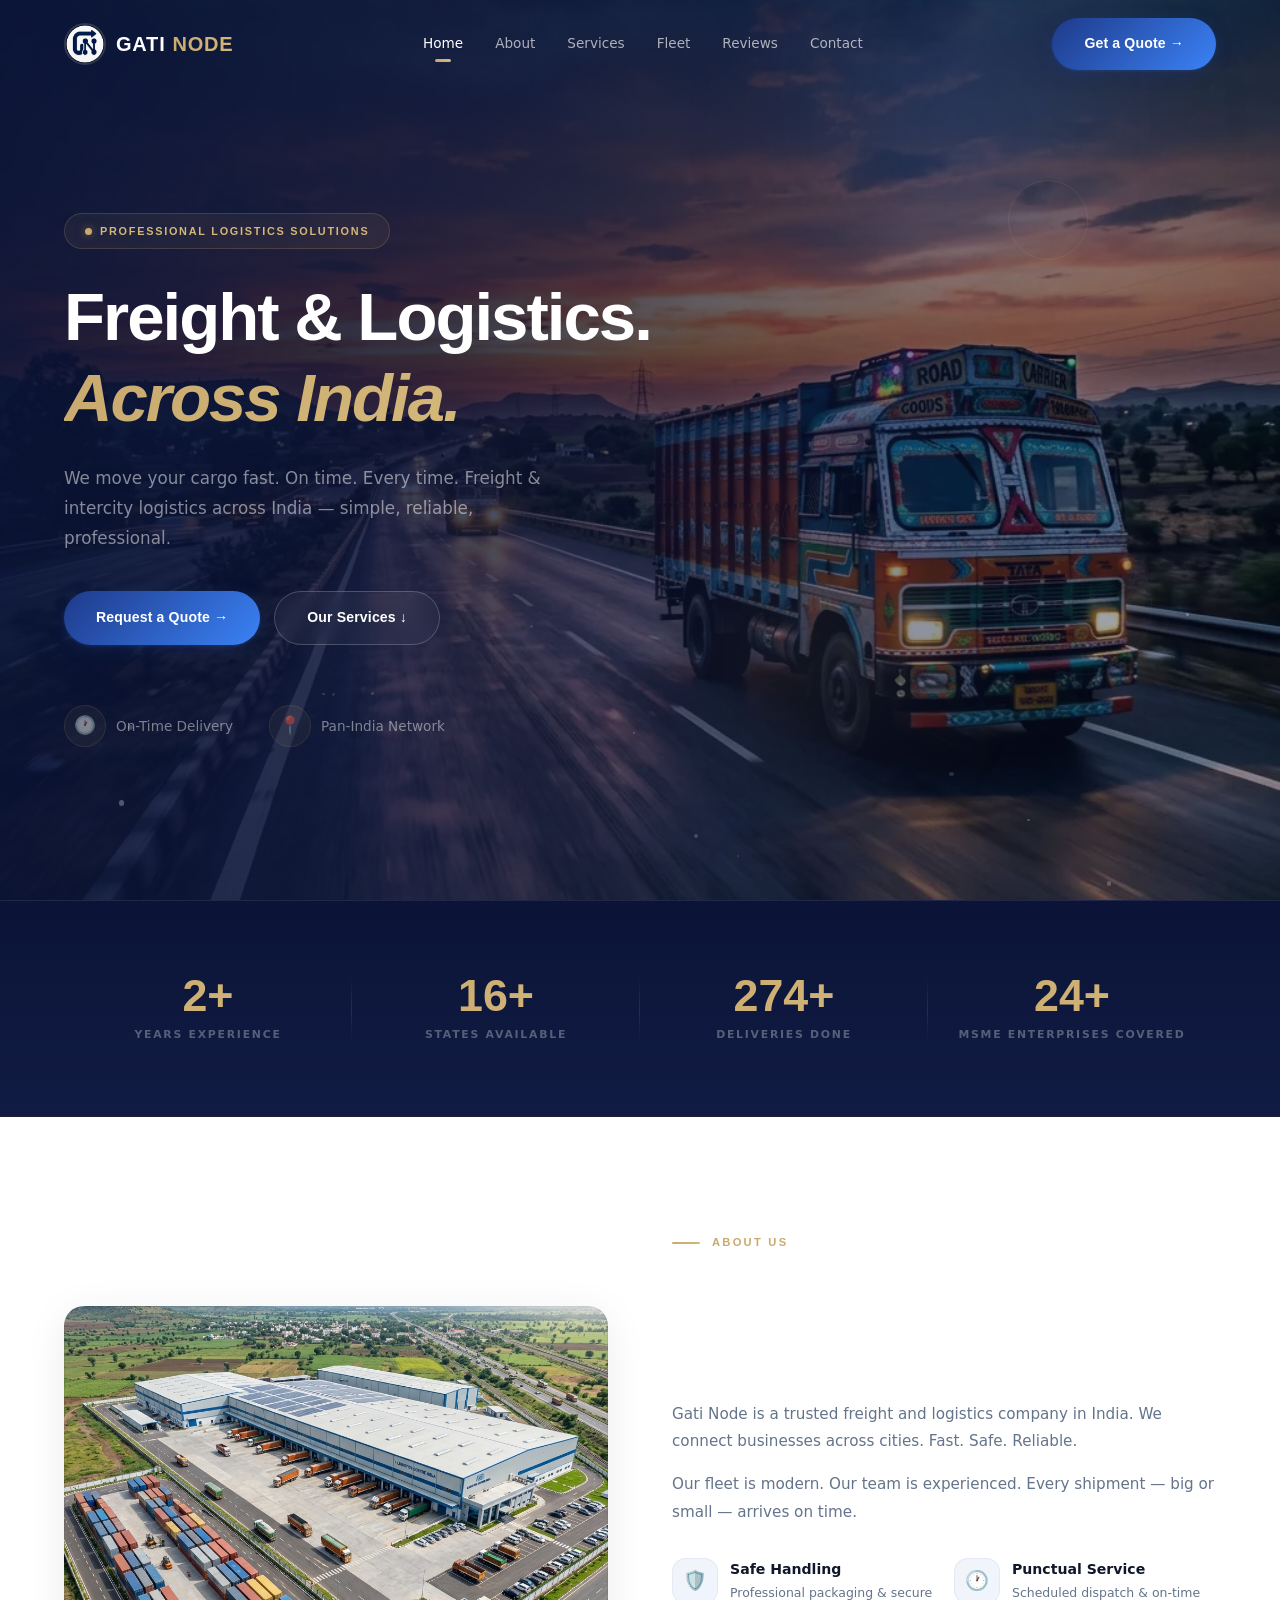
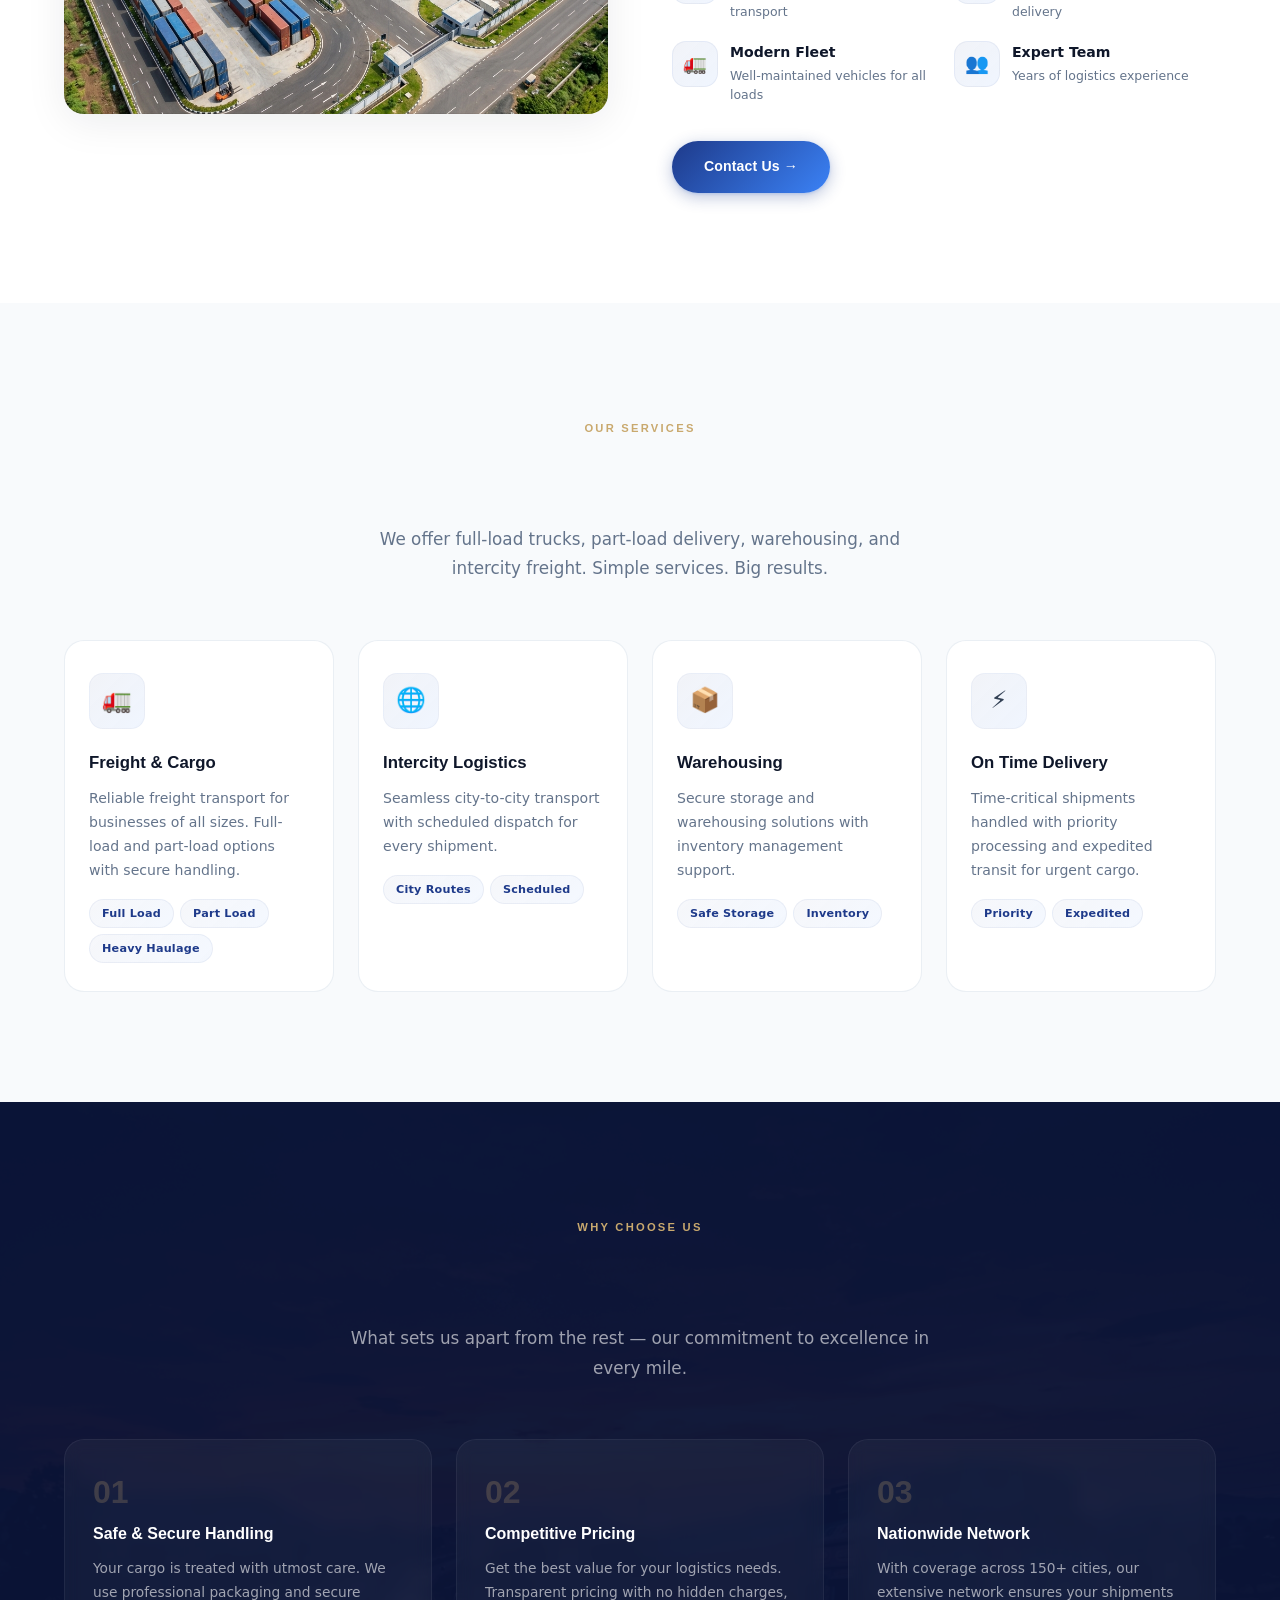
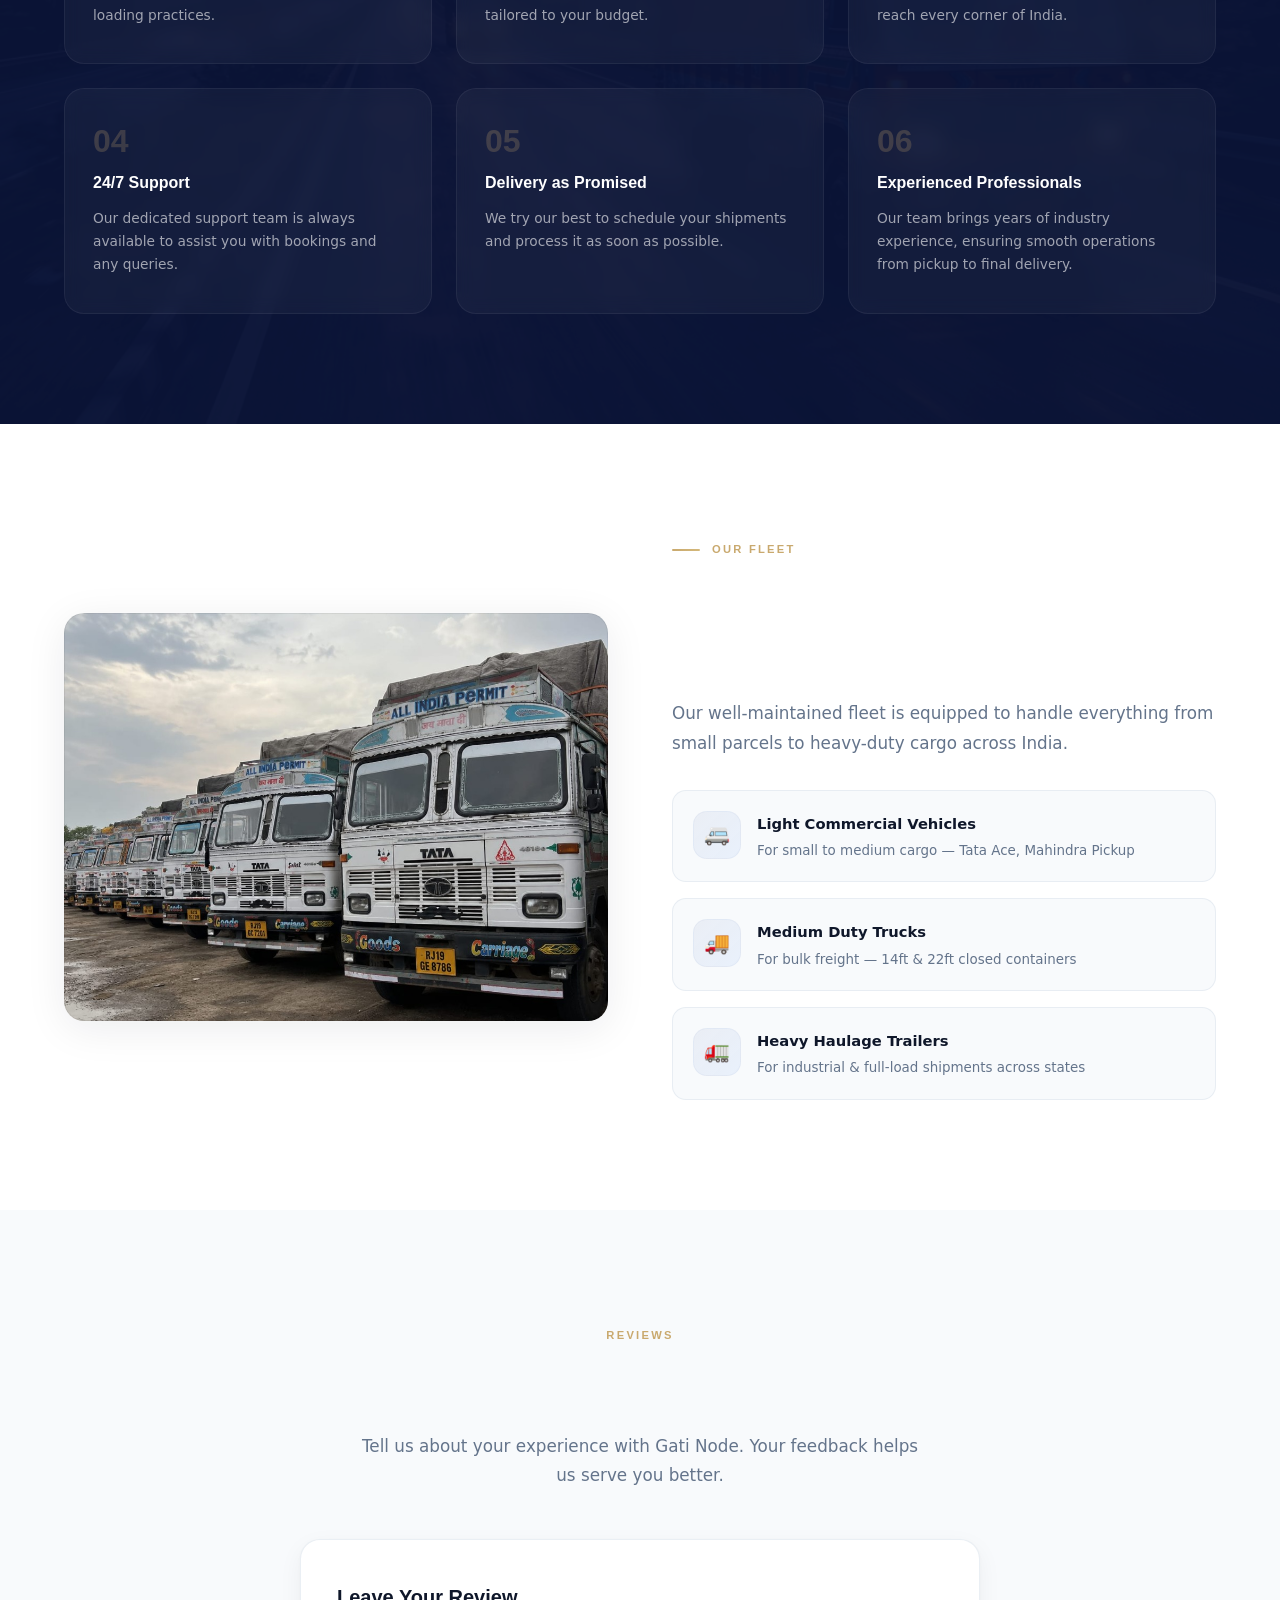
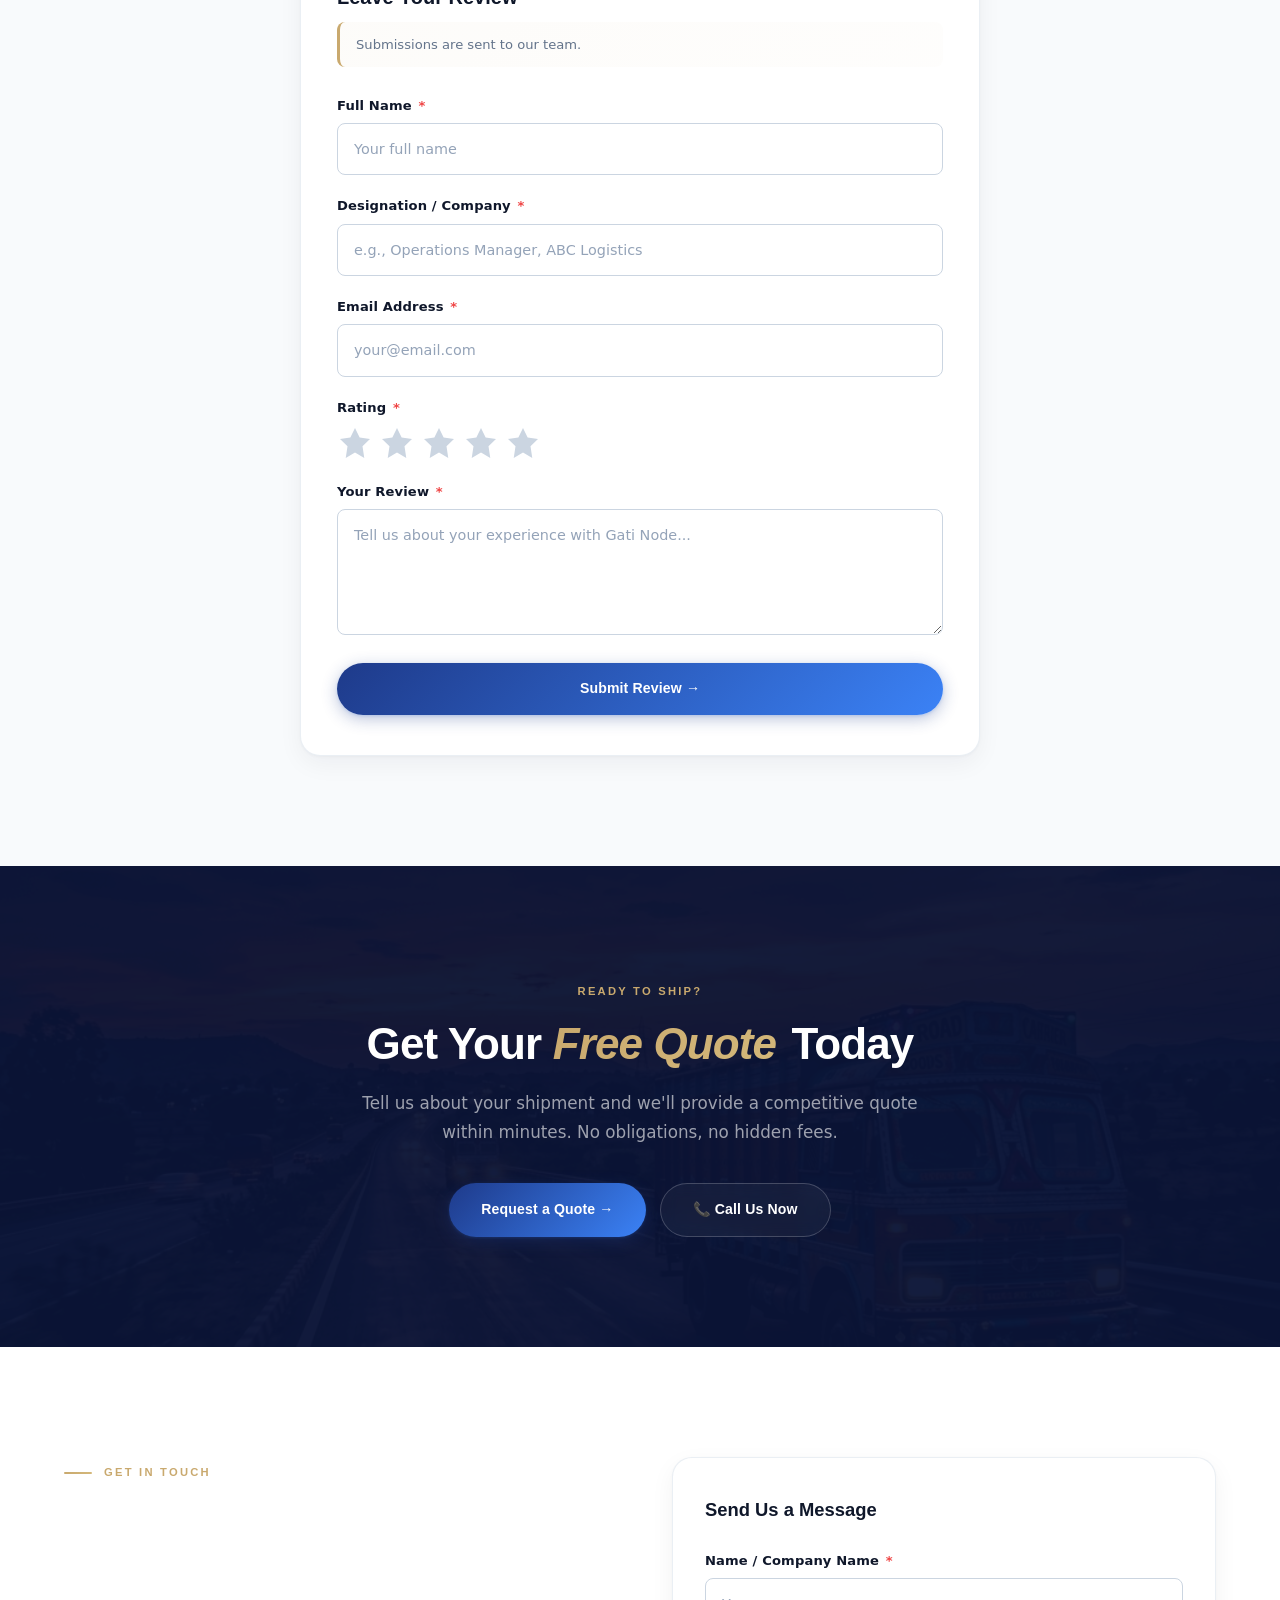
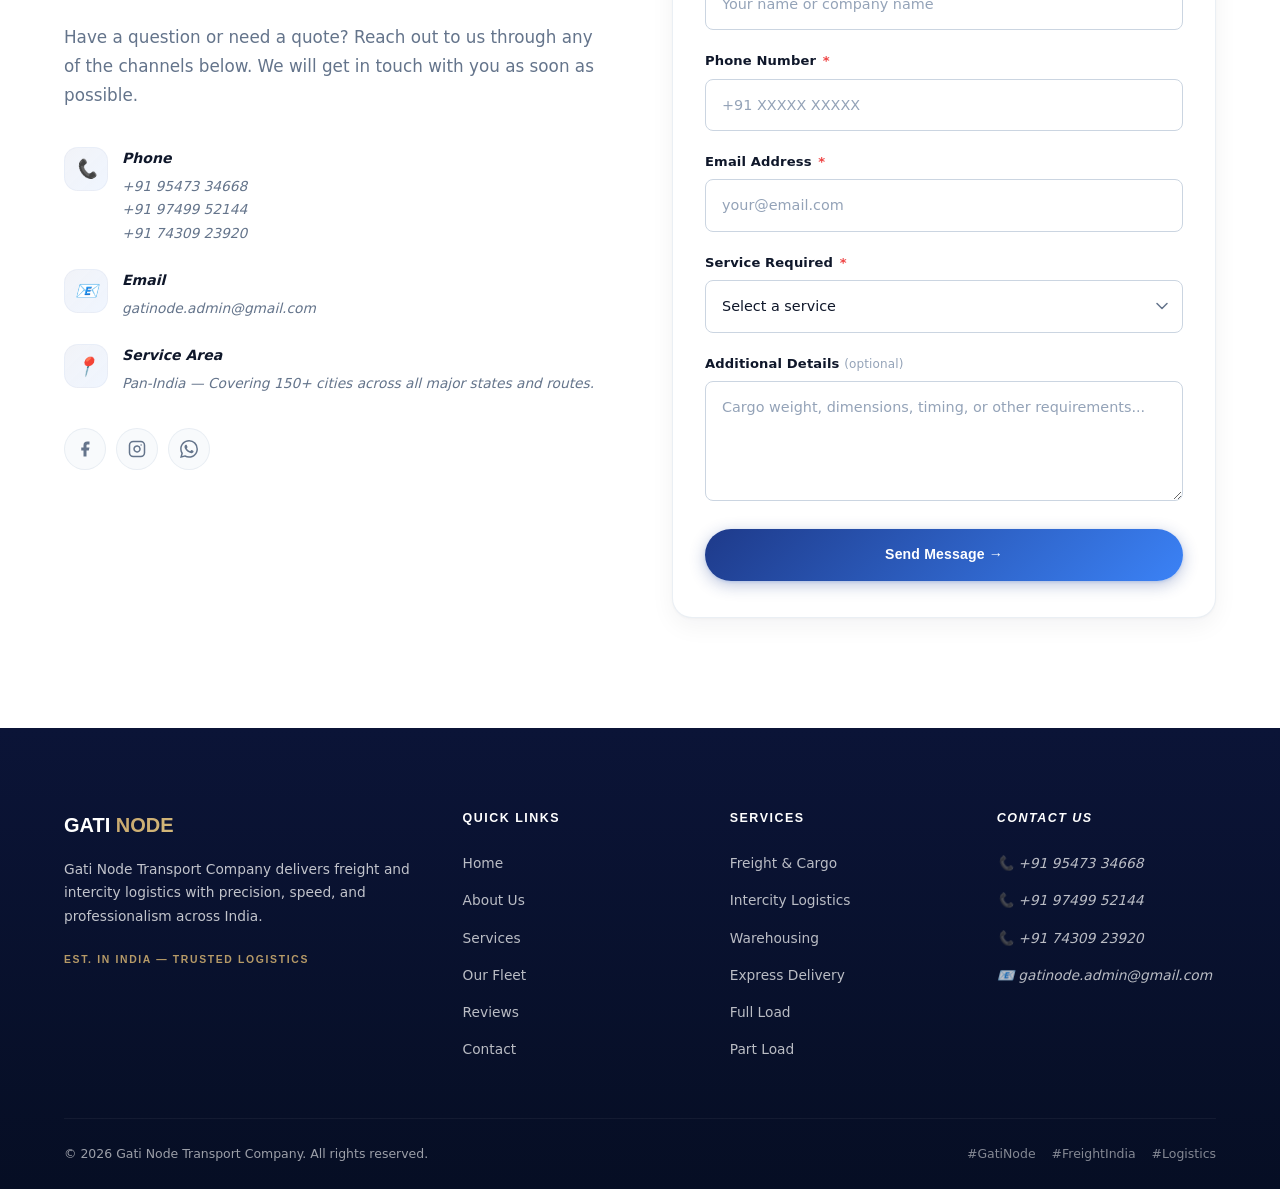
<file: index.html>
<!DOCTYPE html>
<html lang="en" dir="ltr">
<head>
  <!-- ===================== CHARSET & VIEWPORT ===================== -->
  <meta charset="UTF-8">
  <meta name="viewport" content="width=device-width, initial-scale=1.0, viewport-fit=cover">
  <meta http-equiv="X-UA-Compatible" content="IE=edge">
  <meta name="google-site-verification" content="p_BudP_ytTOtejxHywR1UXjMhnW09RR1CL-DG5ilmh8">

  <!-- ===================== SECURITY META TAGS ===================== -->
  <meta http-equiv="X-Content-Type-Options" content="nosniff">
  <meta http-equiv="X-Frame-Options" content="DENY">
  <meta http-equiv="Referrer-Policy" content="strict-origin-when-cross-origin">
  <meta http-equiv="Permissions-Policy" content="camera=(), microphone=(), geolocation=(), payment=(), usb=(), bluetooth=(), serial=(), hid=()">
  <meta http-equiv="Strict-Transport-Security" content="max-age=31536000; includeSubDomains">
  <meta http-equiv="Content-Security-Policy" content="default-src 'self'; script-src 'self'; style-src 'self' 'unsafe-inline' https://fonts.googleapis.com; font-src https://fonts.gstatic.com; img-src 'self' data: https:; connect-src 'self' https://api.web3forms.com; frame-ancestors 'none'; base-uri 'self'; form-action 'self' https://api.web3forms.com; object-src 'none';">

  <!-- ===================== PRIMARY SEO ===================== -->
  <title>Gati Node: Freight &amp; Intercity Logistics in India</title>
  <meta name="description" content="Gati Node provides reliable freight transport, warehousing, and express intercity logistics across India. Get a free quote for on-time delivery today.">
  <meta name="keywords" content="freight transport India, intercity logistics, cargo transport, full load trucking, part load delivery, warehousing India, express cargo, logistics company India, Gati Node, truck transport">
  <meta name="author" content="Gati Node Transport Company">
  <meta name="robots" content="index, follow, max-snippet:-1, max-image-preview:large, max-video-preview:-1">
  <meta name="theme-color" content="#0B1437">
  <link rel="canonical" href="https://gatinode.in/">
  <link rel="sitemap" type="application/xml" href="/sitemap.xml">

  <!-- ===================== OPEN GRAPH (Social Sharing) ===================== -->
  <meta property="og:type" content="website">
  <meta property="og:site_name" content="Gati Node Transport Company">
  <meta property="og:title" content="Gati Node Transport | Freight &amp; Logistics Across India">
  <meta property="og:description" content="Freight and intercity logistics with precision, speed, and professionalism. Serving 150+ cities pan-India. Get your free quote today.">
  <meta property="og:image" content="https://gatinode.in/hero-bg.png">
  <meta property="og:image:alt" content="Gati Node Transport — Freight truck on Indian highway">
  <meta property="og:image:width" content="1200">
  <meta property="og:image:height" content="630">
  <meta property="og:url" content="https://gatinode.in/">
  <meta property="og:locale" content="en_IN">

  <!-- ===================== TWITTER CARD ===================== -->
  <meta name="twitter:card" content="summary_large_image">
  <meta name="twitter:title" content="Gati Node Transport | Freight &amp; Logistics Across India">
  <meta name="twitter:description" content="Freight and intercity logistics across 150+ cities in India. On-time, every time.">
  <meta name="twitter:image" content="https://gatinode.in/hero-bg.png">

  <!-- ===================== FAVICON ===================== -->
  <link rel="icon" href="logo-v2.png" type="image/png">
  <link rel="apple-touch-icon" href="logo-v2.png">

  <!-- ===================== PRECONNECT ===================== -->
  <link rel="preconnect" href="https://fonts.googleapis.com">
  <link rel="preconnect" href="https://fonts.gstatic.com" crossorigin>

  <!-- ===================== STYLESHEET ===================== -->
  <link rel="stylesheet" href="style.css">

  <!-- ===================== JSON-LD STRUCTURED DATA ===================== -->
  <script type="application/ld+json">
  {
    "@context": "https://schema.org",
    "@graph": [
      {
        "@type": "LocalBusiness",
        "@id": "https://gatinode.in/#business",
        "name": "Gati Node Transport Company",
        "alternateName": "Gati Node",
        "description": "Freight and intercity logistics services across India. Full load, part load, warehousing, and on-time delivery across 150+ cities.",
        "url": "https://gatinode.in",
        "logo": "https://gatinode.in/logo-v2.png",
        "image": "https://gatinode.in/hero-bg.png",
        "email": "gatinode.admin@gmail.com",
        "telephone": ["+91-9547334668", "+91-9749952144", "+91-7430923920"],
        "priceRange": "₹₹",
        "currenciesAccepted": "INR",
        "paymentAccepted": "Cash, Bank Transfer, UPI",
        "address": {
          "@type": "PostalAddress",
          "addressCountry": "IN"
        },
        "areaServed": {
          "@type": "Country",
          "name": "India"
        },
        "hasOfferCatalog": {
          "@type": "OfferCatalog",
          "name": "Logistics Services",
          "itemListElement": [
            {"@type": "Offer", "itemOffered": {"@type": "Service", "name": "Freight & Cargo Transport"}},
            {"@type": "Offer", "itemOffered": {"@type": "Service", "name": "Intercity Logistics"}},
            {"@type": "Offer", "itemOffered": {"@type": "Service", "name": "Warehousing"}},
            {"@type": "Offer", "itemOffered": {"@type": "Service", "name": "On Time Delivery"}},
            {"@type": "Offer", "itemOffered": {"@type": "Service", "name": "Full Load Transport"}},
            {"@type": "Offer", "itemOffered": {"@type": "Service", "name": "Part Load Transport"}}
          ]
        },
        "sameAs": [
          "https://www.facebook.com/share/1Cr6pcSrV7/",
          "https://www.instagram.com/gatinode.in",
          "https://whatsapp.com/channel/0029VbCRiN82Jl85RyhdTy3d"
        ]
      },
      {
        "@type": "WebSite",
        "@id": "https://gatinode.in/#website",
        "url": "https://gatinode.in",
        "name": "Gati Node Transport Company",
        "description": "Freight & Intercity Logistics Across India",
        "publisher": {"@id": "https://gatinode.in/#business"},
        "potentialAction": {
          "@type": "SearchAction",
          "target": "https://gatinode.in/#contact",
          "query-input": "required name=search_term_string"
        }
      },
      {
        "@type": "FAQPage",
        "mainEntity": [
          {
            "@type": "Question",
            "name": "What services does Gati Node offer?",
            "acceptedAnswer": {
              "@type": "Answer",
              "text": "Gati Node offers freight and cargo transport, intercity logistics, warehousing, on-time delivery, full load and part load trucking across 150+ cities in India."
            }
          },
          {
            "@type": "Question",
            "name": "How can I get a freight quote from Gati Node?",
            "acceptedAnswer": {
              "@type": "Answer",
              "text": "You can get a free quote by calling +91 95473 34668, emailing gatinode.admin@gmail.com, or filling out the contact form on our website."
            }
          },
          {
            "@type": "Question",
            "name": "Which cities does Gati Node cover?",
            "acceptedAnswer": {
              "@type": "Answer",
              "text": "Gati Node covers 150+ cities across all major states in India, offering pan-India freight and logistics services."
            }
          },
          {
            "@type": "Question",
            "name": "Does Gati Node offer part load transport?",
            "acceptedAnswer": {
              "@type": "Answer",
              "text": "Yes, Gati Node offers both full load and part load transport options for businesses of all sizes across India."
            }
          }
        ]
      }
    ]
  }
  </script>
</head>

<body>

<!-- ===================== HEADER / NAVIGATION ===================== -->
<header role="banner">
  <nav class="navbar" id="navbar" role="navigation" aria-label="Main navigation">
    <div class="container">
      <a href="#home" class="nav-logo" aria-label="Gati Node Transport — Go to homepage">
        <img src="logo-v2.png" alt="Gati Node Logo" width="42" height="42" loading="eager">
        <span><span class="gati">GATI</span> <span class="node">NODE</span></span>
      </a>
      <div class="nav-links" id="navLinks" role="menubar">
        <a href="#home" class="active" role="menuitem">Home</a>
        <a href="#about" role="menuitem">About</a>
        <a href="#services" role="menuitem">Services</a>
        <a href="#fleet" role="menuitem">Fleet</a>
        <a href="#reviews" role="menuitem">Reviews</a>
        <a href="#contact" role="menuitem">Contact</a>
      </div>
      <a href="#contact" class="btn btn-primary nav-cta">Get a Quote →</a>
      <button class="hamburger" id="hamburger" aria-label="Toggle mobile menu" aria-expanded="false" aria-controls="mobileNav">
        <span></span><span></span><span></span>
      </button>
    </div>
  </nav>

  <!-- Mobile Nav -->
  <nav class="mobile-nav" id="mobileNav" aria-label="Mobile navigation" aria-hidden="true">
    <a href="#home">Home</a>
    <a href="#about">About</a>
    <a href="#services">Services</a>
    <a href="#fleet">Fleet</a>
    <a href="#reviews">Reviews</a>
    <a href="#contact">Contact</a>
    <a href="#contact" class="btn btn-primary mobile-nav-cta">Get a Quote →</a>
  </nav>
</header>

<!-- ===================== MAIN CONTENT ===================== -->
<main id="main-content" role="main">

  <!-- ===================== HERO ===================== -->
  <section class="hero" id="home" aria-label="Hero section — Gati Node Transport">
    <div class="hero-bg" aria-hidden="true">
      <picture>
        <source srcset="hero-bg.webp" type="image/webp">
        <img src="hero-bg.png" alt="Gati Node freight truck on Indian highway" width="1920" height="1080" fetchpriority="high" decoding="async">
      </picture>
    </div>
    <div class="hero-overlay" aria-hidden="true"></div>
    <div class="hero-orbs" aria-hidden="true">
      <div class="orb orb-1"></div>
      <div class="orb orb-2"></div>
      <div class="orb orb-3"></div>
    </div>
    <div class="hero-shapes" aria-hidden="true">
      <div class="shape shape-1"></div>
      <div class="shape shape-2"></div>
      <div class="shape shape-3"></div>
    </div>
    <div class="hero-particles" id="heroParticles" aria-hidden="true"></div>
    <div class="container">
      <div class="hero-content">
        <div class="hero-badge fade-up" aria-label="Professional Logistics Solutions">
          <span class="dot" aria-hidden="true"></span>
          PROFESSIONAL LOGISTICS SOLUTIONS
        </div>
        <h1 class="hero-title fade-up stagger-1">
          Freight &amp; Logistics.<br><em>Across India.</em>
        </h1>
        <p class="hero-sub fade-up stagger-2">
          We move your cargo fast. On time. Every time. Freight &amp; intercity logistics across India — simple, reliable, professional.
        </p>
        <div class="hero-buttons fade-up stagger-3">
          <a href="#contact" class="btn btn-primary">Request a Quote →</a>
          <a href="#services" class="btn btn-outline">Our Services ↓</a>
        </div>
        <div class="hero-trust fade-up stagger-4">
          <div class="trust-item">
            <span class="trust-icon" aria-hidden="true">🕐</span>
            On-Time Delivery
          </div>
          <div class="trust-item">
            <span class="trust-icon" aria-hidden="true">📍</span>
            Pan-India Network
          </div>
        </div>
      </div>
    </div>
  </section>

  <!-- ===================== STATS ===================== -->
  <section class="stats" id="stats" aria-label="Company statistics">
    <div class="container">
      <div class="stats-grid">
        <div class="stat-item fade-up">
          <div class="stat-number" data-target="3" aria-label="3+ Years Experience">0+</div>
          <div class="stat-label">Years Experience</div>
        </div>
        <div class="stat-item fade-up stagger-1">
          <div class="stat-number" data-target="20" aria-label="20+ States Available">0+</div>
          <div class="stat-label">States Available</div>
        </div>
        <div class="stat-item fade-up stagger-2">
          <div class="stat-number" data-target="350" aria-label="350+ Deliveries Done">0+</div>
          <div class="stat-label">Deliveries Done</div>
        </div>
        <div class="stat-item fade-up stagger-3">
          <div class="stat-number" data-target="30" aria-label="30+ MSME Enterprises">0+</div>
          <div class="stat-label">MSME Enterprises Covered</div>
        </div>
      </div>
    </div>
  </section>

  <!-- ===================== ABOUT ===================== -->
  <section class="section-pad bg-white" id="about" aria-labelledby="about-heading">
    <div class="container">
      <div class="about-grid">
        <div class="about-image fade-left">
          <img src="warehouse.png" alt="Aerial view of Gati Node logistics warehouse" loading="lazy" width="600" height="450">
        </div>
        <div class="about-text fade-right">
          <span class="section-label section-label--dash">ABOUT US</span>
          <h2 class="section-heading" id="about-heading">India's <em>Trusted Logistics Partner</em></h2>
          <p>Gati Node is a trusted freight and logistics company in India. We connect businesses across cities. Fast. Safe. Reliable.</p>
          <p>Our fleet is modern. Our team is experienced. Every shipment — big or small — arrives on time.</p>
          <div class="feature-grid">
            <div class="feature-item">
              <span class="feature-icon" aria-hidden="true">🛡️</span>
              <div><h3>Safe Handling</h3><p>Professional packaging &amp; secure transport</p></div>
            </div>
            <div class="feature-item">
              <span class="feature-icon" aria-hidden="true">🕐</span>
              <div><h3>Punctual Service</h3><p>Scheduled dispatch &amp; on-time delivery</p></div>
            </div>
            <div class="feature-item">
              <span class="feature-icon" aria-hidden="true">🚛</span>
              <div><h3>Modern Fleet</h3><p>Well-maintained vehicles for all loads</p></div>
            </div>
            <div class="feature-item">
              <span class="feature-icon" aria-hidden="true">👥</span>
              <div><h3>Expert Team</h3><p>Years of logistics experience</p></div>
            </div>
          </div>
          <a href="#contact" class="btn btn-primary">Contact Us →</a>
        </div>
      </div>
    </div>
  </section>

  <!-- ===================== SERVICES ===================== -->
  <section class="section-pad bg-off" id="services" aria-labelledby="services-heading">
    <div class="container">
      <div class="services-intro fade-up">
        <span class="section-label">OUR SERVICES</span>
        <h2 class="section-heading" id="services-heading"><em>Comprehensive</em> Logistics Solutions</h2>
        <p class="section-subtext">We offer full-load trucks, part-load delivery, warehousing, and intercity freight. Simple services. Big results.</p>
      </div>
      <div class="services-grid">
        <article class="service-card fade-up stagger-1">
          <div class="service-icon" aria-hidden="true">🚛</div>
          <h3>Freight &amp; Cargo</h3>
          <p>Reliable freight transport for businesses of all sizes. Full-load and part-load options with secure handling.</p>
          <div class="service-tags"><span class="tag">Full Load</span><span class="tag">Part Load</span><span class="tag">Heavy Haulage</span></div>
        </article>
        <article class="service-card fade-up stagger-2">
          <div class="service-icon" aria-hidden="true">🌐</div>
          <h3>Intercity Logistics</h3>
          <p>Seamless city-to-city transport with scheduled dispatch for every shipment.</p>
          <div class="service-tags"><span class="tag">City Routes</span><span class="tag">Scheduled</span></div>
        </article>
        <article class="service-card fade-up stagger-3">
          <div class="service-icon" aria-hidden="true">📦</div>
          <h3>Warehousing</h3>
          <p>Secure storage and warehousing solutions with inventory management support.</p>
          <div class="service-tags"><span class="tag">Safe Storage</span><span class="tag">Inventory</span></div>
        </article>
        <article class="service-card fade-up stagger-4">
          <div class="service-icon" aria-hidden="true">⚡</div>
          <h3>On Time Delivery</h3>
          <p>Time-critical shipments handled with priority processing and expedited transit for urgent cargo.</p>
          <div class="service-tags"><span class="tag">Priority</span><span class="tag">Expedited</span></div>
        </article>
      </div>
    </div>
  </section>

  <!-- ===================== WHY CHOOSE US ===================== -->
  <section class="section-pad bg-dark why-section" id="why" aria-labelledby="why-heading">
    <div class="bg-texture" aria-hidden="true"></div>
    <div class="container">
      <div class="why-intro fade-up">
        <span class="section-label">WHY CHOOSE US</span>
        <h2 class="section-heading" id="why-heading">The <em>Gati Node</em> Advantage</h2>
        <p class="section-subtext">What sets us apart from the rest — our commitment to excellence in every mile.</p>
      </div>
      <div class="why-grid">
        <article class="why-card fade-up stagger-1"><div class="why-number" aria-hidden="true">01</div><h3>Safe &amp; Secure Handling</h3><p>Your cargo is treated with utmost care. We use professional packaging and secure loading practices.</p></article>
        <article class="why-card fade-up stagger-2"><div class="why-number" aria-hidden="true">02</div><h3>Competitive Pricing</h3><p>Get the best value for your logistics needs. Transparent pricing with no hidden charges, tailored to your budget.</p></article>
        <article class="why-card fade-up stagger-3"><div class="why-number" aria-hidden="true">03</div><h3>Nationwide Network</h3><p>With coverage across 150+ cities, our extensive network ensures your shipments reach every corner of India.</p></article>
        <article class="why-card fade-up stagger-4"><div class="why-number" aria-hidden="true">04</div><h3>24/7 Support</h3><p>Our dedicated support team is always available to assist you with bookings and any queries.</p></article>
        <article class="why-card fade-up stagger-5"><div class="why-number" aria-hidden="true">05</div><h3>Delivery as Promised</h3><p>We try our best to schedule your shipments and process it as soon as possible.</p></article>
        <article class="why-card fade-up stagger-6"><div class="why-number" aria-hidden="true">06</div><h3>Experienced Professionals</h3><p>Our team brings years of industry experience, ensuring smooth operations from pickup to final delivery.</p></article>
      </div>
    </div>
  </section>

  <!-- ===================== FLEET ===================== -->
  <section class="section-pad bg-white" id="fleet" aria-labelledby="fleet-heading">
    <div class="container">
      <div class="fleet-grid">
        <div class="fleet-image fade-left">
          <img src="fleet.png" alt="Gati Node fleet of freight trucks ready for delivery across India" loading="lazy" width="600" height="450">
        </div>
        <div class="fleet-text fade-right">
          <span class="section-label section-label--dash">OUR FLEET</span>
          <h2 class="section-heading" id="fleet-heading"><em>Modern Vehicles</em> for Every Need</h2>
          <p class="section-subtext">Our well-maintained fleet is equipped to handle everything from small parcels to heavy-duty cargo across India.</p>
          <div class="vehicle-list">
            <div class="vehicle-item fade-right stagger-1">
              <span class="vehicle-icon" aria-hidden="true">🚐</span>
              <div><h3>Light Commercial Vehicles</h3><p>For small to medium cargo — Tata Ace, Mahindra Pickup</p></div>
            </div>
            <div class="vehicle-item fade-right stagger-2">
              <span class="vehicle-icon" aria-hidden="true">🚚</span>
              <div><h3>Medium Duty Trucks</h3><p>For bulk freight — 14ft &amp; 22ft closed containers</p></div>
            </div>
            <div class="vehicle-item fade-right stagger-3">
              <span class="vehicle-icon" aria-hidden="true">🚛</span>
              <div><h3>Heavy Haulage Trailers</h3><p>For industrial &amp; full-load shipments across states</p></div>
            </div>
          </div>
        </div>
      </div>
    </div>
  </section>

  <!-- ===================== REVIEWS ===================== -->
  <section class="section-pad bg-off" id="reviews" aria-labelledby="reviews-heading">
    <div class="container">
      <div class="reviews-intro fade-up">
        <span class="section-label">REVIEWS</span>
        <h2 class="section-heading" id="reviews-heading">Client <em>Reviews</em></h2>
        <p class="section-subtext">Tell us about your experience with Gati Node. Your feedback helps us serve you better.</p>
      </div>
      <div class="review-form-card fade-up stagger-1">
        <h3>Leave Your Review</h3>
        <div class="review-form-note" role="note">Submissions are sent to our team.</div>
        <form id="reviewForm" novalidate aria-label="Client review submission form" autocomplete="on">
          <!-- Honeypot anti-spam field — must stay empty -->
          <div class="hp-field" aria-hidden="true">
            <label for="hp_review">Leave this field empty</label>
            <input type="text" id="hp_review" name="website" tabindex="-1" autocomplete="off">
          </div>
          <input type="hidden" id="reviewTimestamp" name="form_start">
          <div class="form-group">
            <label for="reviewName">Full Name <span class="required" aria-label="required">*</span></label>
            <input type="text" class="form-input" placeholder="Your full name" required id="reviewName" name="reviewer_name" maxlength="100" autocomplete="name">
          </div>
          <div class="form-group">
            <label for="reviewDesignation">Designation / Company <span class="required" aria-label="required">*</span></label>
            <input type="text" class="form-input" placeholder="e.g., Operations Manager, ABC Logistics" required id="reviewDesignation" name="designation" maxlength="150" autocomplete="organization">
          </div>
          <div class="form-group">
            <label for="reviewEmail">Email Address <span class="required" aria-label="required">*</span></label>
            <input type="email" class="form-input" placeholder="your@email.com" required id="reviewEmail" name="reviewer_email" maxlength="200" autocomplete="email">
          </div>
          <div class="form-group">
            <label>Rating <span class="required" aria-label="required">*</span></label>
            <div class="star-rating" id="starRating" role="radiogroup" aria-label="Rating out of 5 stars">
              <span class="star" data-value="1" role="radio" aria-label="1 star" tabindex="0"><svg viewBox="0 0 24 24" aria-hidden="true"><path d="M12 2l3.09 6.26L22 9.27l-5 4.87L18.18 22 12 18.27 5.82 22 7 14.14l-5-4.87 6.91-1.01L12 2z"/></svg></span>
              <span class="star" data-value="2" role="radio" aria-label="2 stars" tabindex="0"><svg viewBox="0 0 24 24" aria-hidden="true"><path d="M12 2l3.09 6.26L22 9.27l-5 4.87L18.18 22 12 18.27 5.82 22 7 14.14l-5-4.87 6.91-1.01L12 2z"/></svg></span>
              <span class="star" data-value="3" role="radio" aria-label="3 stars" tabindex="0"><svg viewBox="0 0 24 24" aria-hidden="true"><path d="M12 2l3.09 6.26L22 9.27l-5 4.87L18.18 22 12 18.27 5.82 22 7 14.14l-5-4.87 6.91-1.01L12 2z"/></svg></span>
              <span class="star" data-value="4" role="radio" aria-label="4 stars" tabindex="0"><svg viewBox="0 0 24 24" aria-hidden="true"><path d="M12 2l3.09 6.26L22 9.27l-5 4.87L18.18 22 12 18.27 5.82 22 7 14.14l-5-4.87 6.91-1.01L12 2z"/></svg></span>
              <span class="star" data-value="5" role="radio" aria-label="5 stars" tabindex="0"><svg viewBox="0 0 24 24" aria-hidden="true"><path d="M12 2l3.09 6.26L22 9.27l-5 4.87L18.18 22 12 18.27 5.82 22 7 14.14l-5-4.87 6.91-1.01L12 2z"/></svg></span>
            </div>
            <input type="hidden" id="ratingValue" name="rating" value="0">
          </div>
          <div class="form-group">
            <label for="reviewText">Your Review <span class="required" aria-label="required">*</span></label>
            <textarea class="form-input" placeholder="Tell us about your experience with Gati Node..." required id="reviewText" name="review_text" maxlength="2000" rows="4"></textarea>
          </div>
          <button type="submit" class="btn btn-primary btn-full" id="reviewSubmitBtn">Submit Review →</button>
        </form>
      </div>
    </div>
  </section>

  <!-- ===================== CTA ===================== -->
  <section class="section-pad bg-dark cta-section" aria-label="Call to action — request a quote">
    <div class="bg-texture" aria-hidden="true"></div>
    <div class="container">
      <span class="section-label fade-up">READY TO SHIP?</span>
      <h2 class="section-heading fade-up stagger-1">Get Your <em>Free Quote</em> Today</h2>
      <p class="section-subtext fade-up stagger-2">Tell us about your shipment and we'll provide a competitive quote within minutes. No obligations, no hidden fees.</p>
      <div class="cta-buttons fade-up stagger-3">
        <a href="#contact" class="btn btn-primary">Request a Quote →</a>
        <a href="tel:+919749952144" class="btn btn-outline">📞 Call Us Now</a>
      </div>
    </div>
  </section>

  <!-- ===================== CONTACT ===================== -->
  <section class="section-pad bg-white" id="contact" aria-labelledby="contact-heading">
    <div class="container">
      <div class="contact-grid">
        <div class="contact-info fade-left">
          <span class="section-label section-label--dash">GET IN TOUCH</span>
          <h2 class="section-heading" id="contact-heading">Let's <em>Move</em> Your <em>Cargo</em> Together</h2>
          <p class="section-subtext">Have a question or need a quote? Reach out to us through any of the channels below. We will get in touch with you as soon as possible.</p>
          <address class="contact-details">
            <div class="contact-item">
              <span class="contact-icon" aria-hidden="true">📞</span>
              <div>
                <h4>Phone</h4>
                <p>
                  <a href="tel:+919547334668" aria-label="Call +91 95473 34668">+91 95473 34668</a><br>
                  <a href="tel:+919749952144" aria-label="Call +91 97499 52144">+91 97499 52144</a><br>
                  <a href="tel:+917430923920" aria-label="Call +91 74309 23920">+91 74309 23920</a>
                </p>
              </div>
            </div>
            <div class="contact-item">
              <span class="contact-icon" aria-hidden="true">📧</span>
              <div><h4>Email</h4><p><a href="mailto:gatinode.admin@gmail.com" aria-label="Email Gati Node">gatinode.admin@gmail.com</a></p></div>
            </div>
            <div class="contact-item">
              <span class="contact-icon" aria-hidden="true">📍</span>
              <div><h4>Service Area</h4><p>Pan-India — Covering 150+ cities across all major states and routes.</p></div>
            </div>
          </address>
          <div class="social-links" aria-label="Follow us on social media">
            <a href="https://www.facebook.com/share/1Cr6pcSrV7/" class="social-link" aria-label="Follow Gati Node on Facebook" target="_blank" rel="noopener noreferrer"><svg width="18" height="18" viewBox="0 0 24 24" fill="currentColor" aria-hidden="true"><path d="M18 2h-3a5 5 0 0 0-5 5v3H7v4h3v8h4v-8h3l1-4h-4V7a1 1 0 0 1 1-1h3z"/></svg></a>
            <a href="https://www.instagram.com/gatinode.in?igsh=aG9hMGxrNHY5Njli" class="social-link" aria-label="Follow Gati Node on Instagram" target="_blank" rel="noopener noreferrer"><svg width="18" height="18" viewBox="0 0 24 24" fill="none" stroke="currentColor" stroke-width="2" stroke-linecap="round" stroke-linejoin="round" aria-hidden="true"><rect x="2" y="2" width="20" height="20" rx="5" ry="5"/><path d="M16 11.37A4 4 0 1 1 12.63 8 4 4 0 0 1 16 11.37z"/><line x1="17.5" y1="6.5" x2="17.51" y2="6.5"/></svg></a>
            <a href="https://whatsapp.com/channel/0029VbCRiN82Jl85RyhdTy3d" class="social-link" aria-label="Follow Gati Node on WhatsApp" target="_blank" rel="noopener noreferrer"><svg width="18" height="18" viewBox="0 0 24 24" fill="currentColor" aria-hidden="true"><path d="M17.472 14.382c-.297-.149-1.758-.867-2.03-.967-.273-.099-.471-.148-.67.15-.197.297-.767.966-.94 1.164-.173.199-.347.223-.644.075-.297-.15-1.255-.463-2.39-1.475-.883-.788-1.48-1.761-1.653-2.059-.173-.297-.018-.458.13-.606.134-.133.298-.347.446-.52.149-.174.198-.298.298-.497.099-.198.05-.371-.025-.52-.075-.149-.669-1.612-.916-2.207-.242-.579-.487-.5-.669-.51-.173-.008-.371-.01-.57-.01-.198 0-.52.074-.792.372-.272.297-1.04 1.016-1.04 2.479 0 1.462 1.065 2.875 1.213 3.074.149.198 2.096 3.2 5.077 4.487.709.306 1.262.489 1.694.625.712.227 1.36.195 1.871.118.571-.085 1.758-.719 2.006-1.413.248-.694.248-1.289.173-1.413-.074-.124-.272-.198-.57-.347m-5.421 7.403h-.004a9.87 9.87 0 0 1-5.031-1.378l-.361-.214-3.741.982.998-3.648-.235-.374a9.86 9.86 0 0 1-1.51-5.26c.001-5.45 4.436-9.884 9.888-9.884 2.64 0 5.122 1.03 6.988 2.898a9.825 9.825 0 0 1 2.893 6.994c-.003 5.45-4.437 9.884-9.885 9.884m8.413-18.297A11.815 11.815 0 0 0 12.05 0C5.495 0 .16 5.335.157 11.892c0 2.096.547 4.142 1.588 5.945L.057 24l6.305-1.654a11.882 11.882 0 0 0 5.683 1.448h.005c6.554 0 11.89-5.335 11.893-11.893a11.821 11.821 0 0 0-3.48-8.413z"/></svg></a>
          </div>
        </div>
        <div class="contact-form-card fade-right">
          <h3>Send Us a Message</h3>
          <form id="contactForm" novalidate aria-label="Contact and quote request form" autocomplete="on">
          <!-- Honeypot anti-spam field — must stay empty -->
          <div class="hp-field" aria-hidden="true">
            <label for="hp_contact">Leave this field empty</label>
            <input type="text" id="hp_contact" name="website" tabindex="-1" autocomplete="off">
          </div>
          <input type="hidden" id="contactTimestamp" name="form_start">
            <div class="form-group">
              <label for="contactName">Name / Company Name <span class="required" aria-label="required">*</span></label>
              <input type="text" class="form-input" placeholder="Your name or company name" required id="contactName" name="client_name" maxlength="150" autocomplete="organization">
            </div>
            <div class="form-group">
              <label for="contactPhone">Phone Number <span class="required" aria-label="required">*</span></label>
              <input type="tel" class="form-input" placeholder="+91 XXXXX XXXXX" required id="contactPhone" name="client_phone" maxlength="20" autocomplete="tel" pattern="[+]?[0-9\s\-]{7,20}">
            </div>
            <div class="form-group">
              <label for="contactEmail">Email Address <span class="required" aria-label="required">*</span></label>
              <input type="email" class="form-input" placeholder="your@email.com" required id="contactEmail" name="client_email" maxlength="200" autocomplete="email">
            </div>
            <div class="form-group">
              <label for="contactService">Service Required <span class="required" aria-label="required">*</span></label>
              <select class="form-input" required id="contactService" name="service">
                <option value="" disabled selected>Select a service</option>
                <option value="Freight &amp; Cargo">Freight &amp; Cargo</option>
                <option value="Intercity Logistics">Intercity Logistics</option>
                <option value="Warehousing">Warehousing</option>
                <option value="Express Delivery">Express Delivery</option>
                <option value="Full Load">Full Load</option>
                <option value="Part Load">Part Load</option>
              </select>
            </div>
            <div class="form-group">
              <label for="contactDetails">Additional Details <span class="optional">(optional)</span></label>
              <textarea class="form-input" placeholder="Cargo weight, dimensions, timing, or other requirements..." id="contactDetails" name="details" maxlength="2000" rows="3"></textarea>
            </div>
            <button type="submit" class="btn btn-primary btn-full" id="contactSubmitBtn">Send Message →</button>
          </form>
        </div>
      </div>
    </div>
  </section>

</main>

<!-- ===================== FOOTER ===================== -->
<footer class="footer" id="footer" role="contentinfo">
  <div class="container">
    <div class="footer-grid">
      <div class="footer-brand">
        <div class="footer-logo">GATI <span class="node">NODE</span></div>
        <p>Gati Node Transport Company delivers freight and intercity logistics with precision, speed, and professionalism across India.</p>
        <span class="est">EST. IN INDIA — TRUSTED LOGISTICS</span>
      </div>
      <nav class="footer-col" aria-label="Quick links">
        <h4>Quick Links</h4>
        <ul>
          <li><a href="#home">Home</a></li>
          <li><a href="#about">About Us</a></li>
          <li><a href="#services">Services</a></li>
          <li><a href="#fleet">Our Fleet</a></li>
          <li><a href="#reviews">Reviews</a></li>
          <li><a href="#contact">Contact</a></li>
        </ul>
      </nav>
      <nav class="footer-col" aria-label="Our services">
        <h4>Services</h4>
        <ul>
          <li><a href="#services">Freight &amp; Cargo</a></li>
          <li><a href="#services">Intercity Logistics</a></li>
          <li><a href="#services">Warehousing</a></li>
          <li><a href="#services">Express Delivery</a></li>
          <li><a href="#services">Full Load</a></li>
          <li><a href="#services">Part Load</a></li>
        </ul>
      </nav>
      <address class="footer-col">
        <h4>Contact Us</h4>
        <ul>
          <li><a href="tel:+919547334668">📞 +91 95473 34668</a></li>
          <li><a href="tel:+919749952144">📞 +91 97499 52144</a></li>
          <li><a href="tel:+917430923920">📞 +91 74309 23920</a></li>
          <li><a href="mailto:gatinode.admin@gmail.com">📧 gatinode.admin@gmail.com</a></li>
        </ul>
      </address>
    </div>
    <div class="footer-bottom">
      <span>© 2026 Gati Node Transport Company. All rights reserved.</span>
      <div class="footer-tags" aria-label="Hashtags"><span>#GatiNode</span><span>#FreightIndia</span><span>#Logistics</span></div>
    </div>
  </div>
</footer>

<button class="back-to-top" id="backToTop" aria-label="Back to top of page">↑</button>
<div class="toast" id="toast" role="status" aria-live="polite" aria-atomic="true"></div>
<script src="script.js"></script>
</body>
</html>
</file>
<file: style.css>
/* ===================================================
   GATI NODE TRANSPORT — PREMIUM DESIGN SYSTEM
   Deep Navy · Luminous Blue · Champagne Gold
   =================================================== */

@import url('https://fonts.googleapis.com/css2?family=Inter:ital,wght@0,300;0,400;0,500;0,600;0,700;0,800;0,900;1,400;1,600;1,700;1,800&family=Sora:wght@400;500;600;700;800&display=swap');

/* ---- Design Tokens ---- */
:root {
  --navy:           #0B1437;
  --navy-light:     #111C44;
  --navy-mid:       #1B254B;
  --primary:        #1E3A8A;
  --primary-bright: #3B82F6;
  --accent:         #60A5FA;
  --accent-glow:    rgba(59,130,246,0.15);
  --gold:           #C9A96E;
  --gold-light:     #D4B87A;
  --gold-glow:      rgba(201,169,110,0.12);

  --white:          #FFFFFF;
  --off-white:      #F8FAFC;
  --gray-50:        #F1F5F9;
  --gray-100:       #E2E8F0;
  --gray-200:       #CBD5E1;
  --gray-400:       #94A3B8;
  --gray-500:       #64748B;
  --gray-600:       #475569;
  --gray-800:       #1E293B;
  --text-dark:      #0F172A;
  --text-body:      #334155;
  --text-muted:     #64748B;
  --text-light:     rgba(255,255,255,0.6);

  --surface:        rgba(255,255,255,0.04);
  --surface-hover:  rgba(255,255,255,0.07);
  --border-light:   rgba(226,232,240,0.7);
  --border-dark:    rgba(255,255,255,0.06);
  --border-dark-h:  rgba(59,130,246,0.2);

  --shadow-sm:      0 1px 3px rgba(15,23,42,0.04);
  --shadow-md:      0 4px 20px rgba(15,23,42,0.06);
  --shadow-lg:      0 8px 40px rgba(15,23,42,0.08);
  --shadow-card:    0 1px 3px rgba(15,23,42,0.03), 0 8px 24px rgba(15,23,42,0.05);
  --shadow-card-h:  0 12px 40px rgba(30,58,138,0.12);
  --shadow-glow:    0 0 40px rgba(59,130,246,0.08);
  --shadow-gold:    0 4px 16px rgba(201,169,110,0.2);

  --r-sm:   8px;
  --r-md:   14px;
  --r-lg:   20px;
  --r-xl:   28px;
  --r-full: 9999px;

  --ease:     cubic-bezier(0.4,0,0.2,1);
  --ease-out: cubic-bezier(0,0,0.2,1);
  --dur:      0.3s;
  --dur-slow: 0.5s;
  --max-w:    1200px;
}

/* ---- Reset ---- */
*,*::before,*::after{box-sizing:border-box;margin:0;padding:0;}
html{scroll-behavior:smooth;-webkit-text-size-adjust:100%;overflow-x:hidden;}
body{
  font-family:'Inter',system-ui,-apple-system,sans-serif;
  color:var(--text-body);background:var(--white);
  line-height:1.7;font-size:16px;overflow-x:hidden;
  -webkit-font-smoothing:antialiased;-moz-osx-font-smoothing:grayscale;
}
img{max-width:100%;height:auto;display:block;}
a{text-decoration:none;color:inherit;transition:color var(--dur) var(--ease);}
ul,ol{list-style:none;}
button,input,textarea,select{font:inherit;border:none;outline:none;background:none;}

/* ---- Utility ---- */
.container{width:100%;max-width:var(--max-w);margin:0 auto;padding:0 24px;}

/* ---- Security: Honeypot anti-spam fields ---- */
.hp-field{
  position:absolute;left:-9999px;top:-9999px;
  width:1px;height:1px;overflow:hidden;
  opacity:0;pointer-events:none;
}

/* ---- Accessibility: Focus visible ---- */
:focus-visible{
  outline:3px solid var(--primary-bright);
  outline-offset:3px;
  border-radius:4px;
}
a:focus-visible,button:focus-visible{
  outline:3px solid var(--gold);
  outline-offset:3px;
}

/* ---- Mobile nav CTA ---- */
.mobile-nav-cta{margin-top:12px;}

.section-label{
  display:inline-block;font-family:'Sora',sans-serif;
  font-size:0.7rem;font-weight:700;letter-spacing:0.2em;
  text-transform:uppercase;color:var(--gold);margin-bottom:14px;
}
.section-label--dash::before{
  content:'';display:inline-block;width:28px;height:2px;
  background:linear-gradient(90deg,var(--gold),var(--gold-light));
  vertical-align:middle;margin-right:12px;border-radius:2px;
}

.section-heading{
  font-family:'Sora','Inter',sans-serif;
  font-size:clamp(1.75rem,4vw,2.75rem);
  font-weight:800;line-height:1.3;
  color:var(--text-dark);margin-bottom:16px;
  letter-spacing:-0.02em;overflow:visible;
}
.section-heading em{
  font-style:italic;
  background:linear-gradient(135deg,var(--primary),var(--primary-bright));
  -webkit-background-clip:text;-webkit-text-fill-color:transparent;background-clip:text;
  padding:0 4px 2px 0;
  -webkit-box-decoration-break:clone;box-decoration-break:clone;
}

.section-subtext{font-size:1.05rem;color:var(--text-muted);max-width:580px;line-height:1.75;}
.section-pad{padding:110px 0;}
.bg-white{background:var(--white);}
.bg-off{background:var(--off-white);}
.bg-dark{background:var(--navy);color:var(--white);}

/* ================================================
   KEYFRAME ANIMATIONS
   ================================================ */

/* Icon float — used ONLY on service, feature, vehicle, contact icons */
@keyframes icon-float {
  0%,100% { transform: translateY(0px); }
  50%      { transform: translateY(-7px); }
}
/* Pulse dot in hero badge */
@keyframes pulse-dot {
  0%,100%{opacity:1;transform:scale(1);}
  50%{opacity:0.5;transform:scale(1.5);}
}
/* Shine sweep on hover */
@keyframes shine-sweep {
  0%   { left:-80%; }
  100% { left:130%; }
}
/* Glow pulse for why cards on hover */
@keyframes glow-pulse {
  0%,100% { box-shadow: 0 0 20px rgba(59,130,246,0.15); }
  50%      { box-shadow: 0 0 50px rgba(59,130,246,0.35); }
}
/* Stat gold glow */
@keyframes stat-glow {
  0%,100% { text-shadow: none; }
  50%      { text-shadow: 0 0 30px rgba(201,169,110,0.5); }
}
/* Hero orb drift */
@keyframes orb-drift {
  0%   { transform: translate(0,0) scale(1); }
  25%  { transform: translate(30px,-20px) scale(1.05); }
  50%  { transform: translate(10px,-40px) scale(0.95); }
  75%  { transform: translate(-20px,-15px) scale(1.08); }
  100% { transform: translate(0,0) scale(1); }
}
/* Particles in hero */
@keyframes particle-rise {
  0%   { transform: translateY(0) scale(1); opacity:0.7; }
  100% { transform: translateY(-80px) scale(0.3); opacity:0; }
}

/* ================================================
   HEADING SLIDE ANIMATIONS — direction-aware
   ================================================ */
.heading-anim {
  transition: opacity 0.55s var(--ease-out), transform 0.55s var(--ease-out);
}
body.js-loaded .heading-anim.slide-from-bottom {
  opacity: 0; transform: translateY(40px);
}
body.js-loaded .heading-anim.slide-from-top {
  opacity: 0; transform: translateY(-40px);
}
body.js-loaded .heading-anim.heading-visible {
  opacity: 1; transform: translateY(0);
}

/* ---- General Scroll Animations ---- */
.fade-up,.fade-left,.fade-right{opacity:1;transform:none;}
body.js-loaded .fade-up{opacity:0;transform:translateY(30px);transition:opacity 0.7s var(--ease-out),transform 0.7s var(--ease-out);}
body.js-loaded .fade-up.visible{opacity:1;transform:translateY(0);}
body.js-loaded .fade-left{opacity:0;transform:translateX(-40px);transition:opacity 0.7s var(--ease-out),transform 0.7s var(--ease-out);}
body.js-loaded .fade-left.visible{opacity:1;transform:translateX(0);}
body.js-loaded .fade-right{opacity:0;transform:translateX(40px);transition:opacity 0.7s var(--ease-out),transform 0.7s var(--ease-out);}
body.js-loaded .fade-right.visible{opacity:1;transform:translateX(0);}
body.js-loaded .stagger-1{transition-delay:0.1s;}
body.js-loaded .stagger-2{transition-delay:0.2s;}
body.js-loaded .stagger-3{transition-delay:0.3s;}
body.js-loaded .stagger-4{transition-delay:0.4s;}
body.js-loaded .stagger-5{transition-delay:0.5s;}
body.js-loaded .stagger-6{transition-delay:0.6s;}

/* =======================================
   NAVIGATION
   ======================================= */
.navbar{
  position:fixed;top:0;left:0;right:0;z-index:1000;
  padding:18px 0;transition:all var(--dur) var(--ease);
}
.navbar.scrolled{
  background:rgba(255,255,255,0.92);
  backdrop-filter:blur(20px) saturate(180%);
  -webkit-backdrop-filter:blur(20px) saturate(180%);
  box-shadow:0 1px 0 rgba(0,0,0,0.04),0 4px 20px rgba(15,23,42,0.04);
  padding:12px 0;
}
.navbar .container{display:flex;align-items:center;justify-content:space-between;}
.nav-logo{display:flex;align-items:center;gap:10px;font-size:1.25rem;font-weight:800;}
.nav-logo img{width:42px;height:42px;border-radius:50%;object-fit:cover;border:2px solid rgba(255,255,255,0.15);}
.navbar.scrolled .nav-logo img{border-color:var(--gray-100);}
.nav-logo .gati{color:var(--white);transition:color var(--dur) var(--ease);font-family:'Sora',sans-serif;letter-spacing:0.04em;}
.nav-logo .node{
  background:linear-gradient(135deg,var(--gold),var(--gold-light));
  -webkit-background-clip:text;-webkit-text-fill-color:transparent;background-clip:text;
  font-family:'Sora',sans-serif;letter-spacing:0.04em;
}
.navbar.scrolled .nav-logo .gati{color:var(--text-dark);}
.nav-links{display:flex;align-items:center;gap:32px;}
.nav-links a{
  font-size:0.85rem;font-weight:500;color:rgba(255,255,255,0.65);
  position:relative;transition:color var(--dur) var(--ease);
}
.nav-links a::after{
  content:'';position:absolute;bottom:-6px;left:50%;
  width:0;height:3px;
  background:linear-gradient(90deg,var(--gold),var(--gold-light));
  border-radius:var(--r-full);transform:translateX(-50%);
  transition:width var(--dur) var(--ease);
}
.nav-links a:hover,.nav-links a.active{color:var(--white);}
.nav-links a.active::after{width:16px;}
.navbar.scrolled .nav-links a{color:var(--text-muted);}
.navbar.scrolled .nav-links a:hover,.navbar.scrolled .nav-links a.active{color:var(--text-dark);}
.nav-cta{padding:10px 24px;font-size:0.82rem;}

.hamburger{display:none;flex-direction:column;gap:5px;cursor:pointer;padding:4px;z-index:1001;}
.hamburger span{display:block;width:22px;height:2px;background:var(--white);border-radius:2px;transition:all var(--dur) var(--ease);}
.navbar.scrolled .hamburger span{background:var(--text-dark);}
.hamburger.active span:nth-child(1){transform:rotate(45deg) translate(5px,5px);}
.hamburger.active span:nth-child(2){opacity:0;}
.hamburger.active span:nth-child(3){transform:rotate(-45deg) translate(5px,-5px);}

.mobile-nav{
  position:fixed;top:0;left:0;right:0;bottom:0;
  background:rgba(11,20,55,0.97);
  backdrop-filter:blur(24px);-webkit-backdrop-filter:blur(24px);
  display:flex;flex-direction:column;align-items:center;justify-content:center;gap:28px;
  opacity:0;pointer-events:none;transition:opacity 0.35s ease;z-index:999;
}
.mobile-nav.open{opacity:1;pointer-events:all;}
.mobile-nav a{
  font-family:'Sora',sans-serif;font-size:1.3rem;font-weight:600;color:var(--white);
  opacity:0;transform:translateY(16px);
  transition:opacity 0.4s ease,transform 0.4s ease,color 0.2s ease;
}
.mobile-nav.open a{opacity:1;transform:translateY(0);}
.mobile-nav.open a:nth-child(1){transition-delay:0.05s;}
.mobile-nav.open a:nth-child(2){transition-delay:0.1s;}
.mobile-nav.open a:nth-child(3){transition-delay:0.15s;}
.mobile-nav.open a:nth-child(4){transition-delay:0.2s;}
.mobile-nav.open a:nth-child(5){transition-delay:0.25s;}
.mobile-nav.open a:nth-child(6){transition-delay:0.3s;}
.mobile-nav.open a:nth-child(7){transition-delay:0.35s;}
.mobile-nav a:hover{color:var(--gold);}

/* =======================================
   HERO
   ======================================= */
.hero{position:relative;min-height:100vh;display:flex;align-items:center;overflow:hidden;}
.hero-bg{position:absolute;inset:0;z-index:0;}
.hero-bg img{width:100%;height:100%;object-fit:cover;object-position:center center;}
.hero-overlay{
  position:absolute;inset:0;z-index:1;
  background:linear-gradient(105deg,
    rgba(11,20,55,0.95) 0%,rgba(11,20,55,0.82) 35%,
    rgba(11,20,55,0.5) 65%,rgba(11,20,55,0.3) 100%
  );
}
.hero-orbs{position:absolute;inset:0;z-index:1;pointer-events:none;overflow:hidden;}
.orb{position:absolute;border-radius:50%;filter:blur(60px);}
.orb-1{width:420px;height:420px;background:radial-gradient(circle,rgba(59,130,246,0.18) 0%,transparent 70%);top:-80px;right:8%;animation:orb-drift 12s ease-in-out infinite;}
.orb-2{width:300px;height:300px;background:radial-gradient(circle,rgba(201,169,110,0.12) 0%,transparent 70%);bottom:10%;right:25%;animation:orb-drift 16s ease-in-out infinite reverse;}
.orb-3{width:220px;height:220px;background:radial-gradient(circle,rgba(30,58,138,0.2) 0%,transparent 70%);top:30%;left:60%;animation:orb-drift 14s ease-in-out infinite 2s;}

.hero-particles{position:absolute;inset:0;z-index:1;pointer-events:none;}
.particle{position:absolute;border-radius:50%;background:rgba(255,255,255,0.5);animation:particle-rise linear infinite;}

.hero-shapes{position:absolute;inset:0;z-index:1;pointer-events:none;}
.shape{position:absolute;border-radius:50%;border:1px solid;}
.shape-1{width:80px;height:80px;border-color:rgba(201,169,110,0.12);top:20%;right:15%;}
.shape-2{width:140px;height:140px;border-color:rgba(59,130,246,0.08);bottom:25%;right:10%;}
.shape-3{width:50px;height:50px;border-color:rgba(201,169,110,0.08);top:55%;right:35%;}

.hero-content{position:relative;z-index:2;padding:140px 0 80px;max-width:660px;}

.hero-badge{
  display:inline-flex;align-items:center;gap:8px;
  background:rgba(201,169,110,0.08);border:1px solid rgba(201,169,110,0.2);
  backdrop-filter:blur(10px);-webkit-backdrop-filter:blur(10px);
  padding:8px 20px;border-radius:var(--r-full);
  font-family:'Sora',sans-serif;font-size:0.68rem;font-weight:600;
  letter-spacing:0.16em;text-transform:uppercase;
  color:var(--gold-light);margin-bottom:28px;
}
.hero-badge .dot{
  width:7px;height:7px;background:var(--gold);
  border-radius:50%;box-shadow:0 0 8px rgba(201,169,110,0.5);
  animation:pulse-dot 2s infinite;
}
.hero-title{
  font-family:'Sora','Inter',sans-serif;
  font-size:clamp(2.4rem,5.5vw,4.2rem);
  font-weight:800;line-height:1.2;color:var(--white);
  margin-bottom:24px;letter-spacing:-0.03em;overflow:visible;
}
.hero-title em{
  font-style:italic;
  background:linear-gradient(135deg,var(--gold),var(--gold-light));
  -webkit-background-clip:text;-webkit-text-fill-color:transparent;background-clip:text;
  padding:0 4px 2px 0;-webkit-box-decoration-break:clone;box-decoration-break:clone;
}
.hero-sub{font-size:1.05rem;color:rgba(255,255,255,0.5);line-height:1.8;margin-bottom:38px;max-width:520px;}
.hero-buttons{display:flex;gap:14px;flex-wrap:wrap;margin-bottom:60px;}
.hero-trust{display:flex;gap:36px;flex-wrap:wrap;}
.trust-item{display:flex;align-items:center;gap:10px;color:rgba(255,255,255,0.45);font-size:0.85rem;font-weight:500;}
.trust-item .trust-icon{
  width:42px;height:42px;border-radius:50%;
  background:rgba(201,169,110,0.06);border:1px solid rgba(201,169,110,0.12);
  display:flex;align-items:center;justify-content:center;font-size:1.1rem;
  animation:icon-float 2.5s ease-in-out infinite;
}
.trust-item:nth-child(2) .trust-icon{animation-delay:0.4s;}

/* ---- Buttons ---- */
.btn{
  display:inline-flex;align-items:center;gap:8px;
  font-family:'Sora','Inter',sans-serif;font-size:0.88rem;font-weight:600;
  padding:14px 32px;border-radius:var(--r-full);
  cursor:pointer;transition:all var(--dur) var(--ease);
  white-space:nowrap;letter-spacing:0.01em;
}
.btn-primary{
  background:linear-gradient(135deg,var(--primary) 0%,var(--primary-bright) 100%);
  color:var(--white);box-shadow:0 4px 16px rgba(30,58,138,0.3),0 1px 3px rgba(59,130,246,0.2);
}
.btn-primary:hover{transform:translateY(-2px);box-shadow:0 8px 28px rgba(30,58,138,0.4);filter:brightness(1.08);}
.btn-outline{border:1.5px solid rgba(255,255,255,0.2);color:var(--white);background:rgba(255,255,255,0.04);backdrop-filter:blur(8px);-webkit-backdrop-filter:blur(8px);}
.btn-outline:hover{border-color:rgba(255,255,255,0.5);background:rgba(255,255,255,0.1);transform:translateY(-2px);}
.btn-full{width:100%;justify-content:center;}

/* =======================================
   STATS
   ======================================= */
.stats{
  background:linear-gradient(180deg,var(--navy) 0%,var(--navy-light) 100%);
  padding:56px 0;
  border-top:1px solid rgba(201,169,110,0.08);
  border-bottom:1px solid rgba(201,169,110,0.08);
}
.stats-grid{display:grid;grid-template-columns:repeat(4,1fr);gap:0;}
.stat-item{text-align:center;padding:16px 12px;position:relative;}
.stat-item:not(:last-child)::after{
  content:'';position:absolute;right:0;top:20%;height:60%;width:1px;
  background:linear-gradient(180deg,transparent,rgba(201,169,110,0.15),transparent);
}
.stat-number{
  font-family:'Sora',sans-serif;font-size:clamp(1.8rem,4vw,2.8rem);font-weight:800;
  background:linear-gradient(135deg,var(--gold),var(--gold-light));
  -webkit-background-clip:text;-webkit-text-fill-color:transparent;background-clip:text;
  line-height:1;margin-bottom:8px;
  animation:stat-glow 3s ease-in-out infinite;
}
.stat-label{font-size:0.68rem;font-weight:600;letter-spacing:0.16em;text-transform:uppercase;color:rgba(255,255,255,0.3);}

/* =======================================
   ABOUT
   ======================================= */
.about-grid{display:grid;grid-template-columns:1fr 1fr;gap:64px;align-items:center;}
.about-image{border-radius:var(--r-lg);overflow:hidden;aspect-ratio:4/3;box-shadow:var(--shadow-lg);position:relative;}
.about-image::after{content:'';position:absolute;inset:0;border-radius:var(--r-lg);border:1px solid rgba(0,0,0,0.06);pointer-events:none;}
.about-image img{width:100%;height:100%;object-fit:cover;}
.about-text .section-heading{margin-bottom:20px;}
.about-text p{color:var(--text-muted);margin-bottom:16px;font-size:0.95rem;line-height:1.8;}

.feature-grid{display:grid;grid-template-columns:1fr 1fr;gap:20px;margin:32px 0 36px;}
.feature-item{display:flex;align-items:flex-start;gap:12px;}
.feature-icon{
  flex-shrink:0;width:46px;height:46px;border-radius:var(--r-md);
  background:linear-gradient(135deg,rgba(30,58,138,0.06),rgba(59,130,246,0.08));
  border:1px solid rgba(30,58,138,0.06);
  display:flex;align-items:center;justify-content:center;font-size:1.2rem;
  animation:icon-float 2.8s ease-in-out infinite;
  transition:background 0.3s ease;
}
.feature-item:nth-child(2) .feature-icon{animation-delay:0.3s;}
.feature-item:nth-child(3) .feature-icon{animation-delay:0.6s;}
.feature-item:nth-child(4) .feature-icon{animation-delay:0.9s;}
.feature-item:hover .feature-icon{background:linear-gradient(135deg,rgba(30,58,138,0.12),rgba(59,130,246,0.16));}
.feature-item h3{font-size:0.88rem;font-weight:700;color:var(--text-dark);margin-bottom:2px;}
.feature-item p{font-size:0.78rem;color:var(--text-muted);margin:0;line-height:1.5;}

/* =======================================
   SERVICES
   ======================================= */
.services-intro{text-align:center;margin-bottom:56px;}
.services-intro .section-subtext{margin:0 auto;}
.services-grid{display:grid;grid-template-columns:repeat(4,1fr);gap:24px;}

.service-card{
  background:var(--white);border:1px solid var(--border-light);
  border-radius:var(--r-lg);padding:32px 24px 28px;
  transition:transform var(--dur) var(--ease),box-shadow var(--dur) var(--ease),border-color var(--dur) var(--ease);
  position:relative;overflow:hidden;
}
.service-card::after{
  content:'';position:absolute;top:0;left:-80%;width:60%;height:100%;
  background:linear-gradient(90deg,transparent,rgba(255,255,255,0.4),transparent);
  transform:skewX(-15deg);pointer-events:none;opacity:0;
}
.service-card:hover::after{animation:shine-sweep 0.6s ease forwards;opacity:1;}
.service-card::before{
  content:'';position:absolute;top:0;left:0;right:0;height:3px;
  background:linear-gradient(90deg,var(--gold),var(--gold-light));
  transform:scaleX(0);transform-origin:left;transition:transform var(--dur) var(--ease);
}
.service-card:hover{transform:translateY(-8px);box-shadow:var(--shadow-card-h);border-color:transparent;}
.service-card:hover::before{transform:scaleX(1);}

.service-icon{
  width:56px;height:56px;border-radius:var(--r-md);
  background:linear-gradient(135deg,rgba(30,58,138,0.06),rgba(59,130,246,0.08));
  border:1px solid rgba(30,58,138,0.04);
  display:flex;align-items:center;justify-content:center;
  font-size:1.5rem;margin-bottom:20px;
  animation:icon-float 2.5s ease-in-out infinite;
  transition:transform 0.3s ease;
}
.service-card:nth-child(2) .service-icon{animation-delay:0.3s;}
.service-card:nth-child(3) .service-icon{animation-delay:0.6s;}
.service-card:nth-child(4) .service-icon{animation-delay:0.9s;}
.service-card:hover .service-icon{transform:scale(1.12) rotate(-5deg);animation:none;}
.service-card h3{font-family:'Sora',sans-serif;font-size:1.05rem;font-weight:700;margin-bottom:10px;color:var(--text-dark);}
.service-card p{font-size:0.88rem;color:var(--text-muted);line-height:1.7;margin-bottom:16px;}

.service-tags{display:flex;flex-wrap:wrap;gap:6px;}
.tag{
  display:inline-block;padding:4px 12px;font-size:0.7rem;font-weight:600;
  background:linear-gradient(135deg,rgba(30,58,138,0.04),rgba(59,130,246,0.06));
  color:var(--primary);border:1px solid rgba(30,58,138,0.06);
  border-radius:var(--r-full);letter-spacing:0.02em;
}

/* =======================================
   WHY CHOOSE US
   ======================================= */
.why-section{position:relative;overflow:hidden;}
.why-section .bg-texture{position:absolute;inset:0;background:url('hero-bg.png') center/cover no-repeat;opacity:0.03;z-index:0;}
.why-section .container{position:relative;z-index:1;}
.why-intro{text-align:center;margin-bottom:56px;}
.why-intro .section-heading{color:var(--white);}
.why-intro .section-subtext{color:var(--text-light);margin:0 auto;}

.why-grid{display:grid;grid-template-columns:repeat(3,1fr);gap:24px;}
.why-card{
  padding:36px 28px;border-radius:var(--r-lg);
  background:var(--surface);border:1px solid var(--border-dark);
  transition:all var(--dur) var(--ease);
  backdrop-filter:blur(8px);-webkit-backdrop-filter:blur(8px);
}
.why-card:hover{background:var(--surface-hover);border-color:var(--border-dark-h);transform:translateY(-6px);animation:glow-pulse 2s ease-in-out infinite;}
.why-number{
  font-family:'Sora',sans-serif;font-size:2rem;font-weight:900;
  background:linear-gradient(135deg,rgba(201,169,110,0.25),rgba(201,169,110,0.08));
  -webkit-background-clip:text;-webkit-text-fill-color:transparent;background-clip:text;
  margin-bottom:12px;line-height:1;
}
.why-card h3{font-family:'Sora',sans-serif;font-size:1rem;font-weight:700;color:var(--white);margin-bottom:10px;}
.why-card p{font-size:0.86rem;color:var(--text-light);line-height:1.7;}

/* =======================================
   FLEET
   ======================================= */
.fleet-grid{display:grid;grid-template-columns:1fr 1fr;gap:64px;align-items:center;}
.fleet-image{border-radius:var(--r-lg);overflow:hidden;box-shadow:var(--shadow-lg);aspect-ratio:4/3;position:relative;}
.fleet-image::after{content:'';position:absolute;inset:0;border-radius:var(--r-lg);border:1px solid rgba(0,0,0,0.06);pointer-events:none;}
.fleet-image img{width:100%;height:100%;object-fit:cover;}
.fleet-text .section-heading{margin-bottom:12px;}
.fleet-text .section-subtext{margin-bottom:32px;}

.vehicle-list{display:flex;flex-direction:column;gap:16px;}
.vehicle-item{
  display:flex;align-items:flex-start;gap:16px;
  padding:20px;border-radius:var(--r-md);
  background:var(--off-white);border:1px solid var(--border-light);
  transition:all var(--dur) var(--ease);
}
.vehicle-item:hover{border-color:rgba(201,169,110,0.3);box-shadow:0 2px 12px rgba(201,169,110,0.06);transform:translateX(4px);}
.vehicle-icon{
  flex-shrink:0;width:48px;height:48px;border-radius:var(--r-md);
  background:linear-gradient(135deg,rgba(30,58,138,0.06),rgba(59,130,246,0.08));
  border:1px solid rgba(30,58,138,0.04);
  display:flex;align-items:center;justify-content:center;font-size:1.3rem;
  animation:icon-float 2.5s ease-in-out infinite;
  transition:transform 0.3s ease;
}
.vehicle-item:nth-child(2) .vehicle-icon{animation-delay:0.35s;}
.vehicle-item:nth-child(3) .vehicle-icon{animation-delay:0.7s;}
.vehicle-item:hover .vehicle-icon{transform:scale(1.15) rotate(-5deg);animation:none;}
.vehicle-item h3{font-size:0.92rem;font-weight:700;color:var(--text-dark);margin-bottom:4px;}
.vehicle-item p{font-size:0.84rem;color:var(--text-muted);line-height:1.6;}

/* =======================================
   REVIEWS
   ======================================= */
.reviews-intro{text-align:center;margin-bottom:48px;}
.reviews-intro .section-subtext{margin:0 auto;}
.review-form-card{
  max-width:680px;margin:0 auto;
  background:var(--white);border:1px solid var(--border-light);
  border-radius:var(--r-lg);padding:40px 36px;box-shadow:var(--shadow-card);
}
.review-form-card h3{font-family:'Sora',sans-serif;font-size:1.25rem;font-weight:700;margin-bottom:8px;color:var(--text-dark);}
.review-form-note{
  font-size:0.82rem;color:var(--text-muted);margin-bottom:28px;line-height:1.6;
  padding:12px 16px;
  background:linear-gradient(135deg,rgba(201,169,110,0.04),rgba(201,169,110,0.02));
  border-radius:var(--r-sm);border-left:3px solid var(--gold);
}
.form-group{margin-bottom:20px;}
.form-group label{display:block;font-size:0.82rem;font-weight:600;color:var(--text-dark);margin-bottom:6px;letter-spacing:0.01em;}
.form-group label .required{color:#EF4444;margin-left:2px;}
.form-group label .optional{color:var(--gray-400);font-size:0.75rem;font-weight:400;}
.form-input{
  width:100%;padding:13px 16px;border:1.5px solid var(--gray-200);border-radius:var(--r-sm);
  font-size:0.9rem;color:var(--text-dark);background:var(--white);
  transition:border-color var(--dur) var(--ease),box-shadow var(--dur) var(--ease);
}
.form-input:focus{border-color:var(--primary-bright);box-shadow:0 0 0 3px rgba(59,130,246,0.08);}
.form-input::placeholder{color:var(--gray-400);}
textarea.form-input{resize:vertical;min-height:120px;}
select.form-input{
  cursor:pointer;appearance:none;
  background-image:url("data:image/svg+xml,%3Csvg xmlns='http://www.w3.org/2000/svg' width='12' height='8' fill='none'%3E%3Cpath d='M1 1.5l5 5 5-5' stroke='%2364748B' stroke-width='1.5' stroke-linecap='round' stroke-linejoin='round'/%3E%3C/svg%3E");
  background-repeat:no-repeat;background-position:right 14px center;padding-right:38px;
}
.star-rating{display:flex;gap:6px;margin-top:4px;}
.star-rating .star{width:36px;height:36px;cursor:pointer;transition:transform 0.2s ease;}
.star-rating .star:hover{transform:scale(1.2) rotate(-5deg);}
.star-rating .star svg{width:100%;height:100%;fill:var(--gray-200);transition:fill 0.2s ease;}
.star-rating .star.active svg,.star-rating .star.hover svg{fill:var(--gold);}

/* =======================================
   CTA BANNER
   ======================================= */
.cta-section{position:relative;text-align:center;overflow:hidden;}
.cta-section .bg-texture{position:absolute;inset:0;background:url('hero-bg.png') center/cover no-repeat;opacity:0.04;z-index:0;}
.cta-section .container{position:relative;z-index:1;}
.cta-section .section-heading{color:var(--white);max-width:560px;margin:0 auto 16px;}
.cta-section .section-heading em{
  background:linear-gradient(135deg,var(--gold),var(--gold-light));
  -webkit-background-clip:text;-webkit-text-fill-color:transparent;background-clip:text;
  padding:0 4px 2px 0;-webkit-box-decoration-break:clone;box-decoration-break:clone;
}
.cta-section .section-subtext{color:var(--text-light);margin:0 auto 36px;text-align:center;}
.cta-buttons{display:flex;justify-content:center;gap:14px;flex-wrap:wrap;}

/* =======================================
   CONTACT
   ======================================= */
.contact-grid{display:grid;grid-template-columns:1fr 1fr;gap:64px;align-items:flex-start;}
.contact-info .section-heading{margin-bottom:12px;}
.contact-info .section-subtext{margin-bottom:36px;}
.contact-details{display:flex;flex-direction:column;gap:24px;margin-bottom:32px;}
.contact-item{display:flex;align-items:flex-start;gap:14px;transition:transform 0.3s ease;}
.contact-item:hover{transform:translateX(4px);}
.contact-icon{
  flex-shrink:0;width:44px;height:44px;border-radius:var(--r-md);
  background:linear-gradient(135deg,rgba(30,58,138,0.06),rgba(59,130,246,0.08));
  border:1px solid rgba(30,58,138,0.04);
  display:flex;align-items:center;justify-content:center;font-size:1.15rem;
  animation:icon-float 2.8s ease-in-out infinite;
}
.contact-details .contact-item:nth-child(2) .contact-icon{animation-delay:0.3s;}
.contact-details .contact-item:nth-child(3) .contact-icon{animation-delay:0.6s;}
.contact-item h4{font-size:0.88rem;font-weight:700;color:var(--text-dark);margin-bottom:4px;}
.contact-item p,.contact-item a{font-size:0.86rem;color:var(--text-muted);line-height:1.7;}
.contact-item a:hover{color:var(--primary-bright);}

.social-links{display:flex;gap:10px;}
.social-link{
  width:42px;height:42px;border-radius:50%;
  background:var(--off-white);border:1px solid var(--border-light);
  display:flex;align-items:center;justify-content:center;
  font-size:1.1rem;color:var(--text-muted);transition:all var(--dur) var(--ease);
}
.social-link:hover{background:linear-gradient(135deg,var(--primary),var(--primary-bright));border-color:transparent;color:var(--white);transform:translateY(-4px);box-shadow:0 4px 12px rgba(30,58,138,0.2);}

.contact-form-card{
  background:var(--white);border:1px solid var(--border-light);
  border-radius:var(--r-lg);padding:36px 32px;box-shadow:var(--shadow-card);
}
.contact-form-card h3{font-family:'Sora',sans-serif;font-size:1.15rem;font-weight:700;margin-bottom:24px;color:var(--text-dark);}

/* =======================================
   FOOTER
   ======================================= */
.footer{background:linear-gradient(180deg,var(--navy) 0%,#060E24 100%);padding:80px 0 0;color:rgba(255,255,255,0.75);}
.footer-grid{display:grid;grid-template-columns:1.6fr 1fr 1fr 1fr;gap:48px;padding-bottom:56px;border-bottom:1px solid rgba(255,255,255,0.05);}
.footer-brand .footer-logo{font-family:'Sora',sans-serif;font-size:1.25rem;font-weight:800;color:var(--white);margin-bottom:16px;}
.footer-brand .footer-logo .node{background:linear-gradient(135deg,var(--gold),var(--gold-light));-webkit-background-clip:text;-webkit-text-fill-color:transparent;background-clip:text;}
.footer-brand p{font-size:0.86rem;line-height:1.7;margin-bottom:16px;color:rgba(255,255,255,0.75);}
.footer-brand .est{font-family:'Sora',sans-serif;font-size:0.65rem;font-weight:600;letter-spacing:0.16em;text-transform:uppercase;color:var(--gold);opacity:0.9;}
.footer-col h4{font-family:'Sora',sans-serif;font-size:0.78rem;font-weight:700;color:var(--white);text-transform:uppercase;letter-spacing:0.12em;margin-bottom:20px;}
.footer-col ul{display:flex;flex-direction:column;gap:10px;}
.footer-col ul li a{font-size:0.86rem;color:rgba(255,255,255,0.72);transition:color var(--dur) var(--ease),padding-left var(--dur) var(--ease);}
.footer-col ul li a:hover{color:var(--gold);padding-left:4px;}
.footer-bottom{display:flex;align-items:center;justify-content:space-between;padding:24px 0;font-size:0.78rem;color:rgba(255,255,255,0.60);}
.footer-tags{display:flex;gap:16px;}
.footer-tags span{color:rgba(255,255,255,0.50);}

/* =======================================
   BACK TO TOP & TOAST
   ======================================= */
.back-to-top{
  position:fixed;bottom:32px;right:32px;width:48px;height:48px;border-radius:50%;
  background:linear-gradient(135deg,var(--primary),var(--primary-bright));
  color:var(--white);display:flex;align-items:center;justify-content:center;
  box-shadow:0 4px 16px rgba(30,58,138,0.3);cursor:pointer;
  opacity:0;pointer-events:none;transform:translateY(12px);
  transition:all var(--dur) var(--ease);z-index:998;font-size:1.2rem;
  border:1px solid rgba(255,255,255,0.1);
}
.back-to-top.visible{opacity:1;pointer-events:all;transform:translateY(0);}
.back-to-top:hover{transform:translateY(-4px);box-shadow:0 8px 28px rgba(30,58,138,0.45);}

.toast{
  position:fixed;bottom:80px;left:50%;
  transform:translateX(-50%) translateY(20px);
  background:var(--navy-light);color:var(--white);
  padding:14px 28px;border-radius:var(--r-full);
  font-size:0.86rem;font-weight:500;
  box-shadow:var(--shadow-lg);border:1px solid rgba(255,255,255,0.06);
  opacity:0;pointer-events:none;transition:all 0.4s var(--ease);
}
.toast.show{opacity:1;transform:translateX(-50%) translateY(0);}

/* =======================================
   RESPONSIVE
   ======================================= */
@media(max-width:1024px){
  .services-grid{grid-template-columns:repeat(2,1fr);}
  .why-grid{grid-template-columns:repeat(2,1fr);}
  .footer-grid{grid-template-columns:1fr 1fr;gap:32px;}
  .about-grid,.fleet-grid,.contact-grid{gap:40px;}
}
@media(max-width:768px){
  .section-pad{padding:64px 0;}
  .container{padding:0 20px;}
  .about-grid,.fleet-grid,.contact-grid{grid-template-columns:1fr;gap:32px;}
  .services-grid{grid-template-columns:1fr;}
  .why-grid{grid-template-columns:1fr;}
  .stats-grid{grid-template-columns:repeat(2,1fr);}
  .nav-links,.nav-cta{display:none;}
  .hamburger{display:flex;}
  /* ---- HERO MOBILE FIX: show full truck ---- */
  .hero{min-height:100svh;align-items:flex-start;}
  .hero-bg img{object-position:60% center;}
  .hero-overlay{
    background:linear-gradient(180deg,
      rgba(11,20,55,0.92) 0%,
      rgba(11,20,55,0.75) 50%,
      rgba(11,20,55,0.55) 100%
    );
  }
  .hero-content{padding:110px 0 56px;}
  .hero-title{font-size:clamp(1.8rem,7vw,2.8rem);}
  .hero-sub{font-size:0.95rem;}
  .hero-trust{gap:20px;}
  .hero-shapes,.hero-orbs{display:none;}
  .footer-grid{grid-template-columns:1fr;gap:28px;}
  .footer-bottom{flex-direction:column;gap:8px;text-align:center;}
  .cta-buttons,.hero-buttons{flex-direction:column;align-items:stretch;}
  .cta-buttons .btn,.hero-buttons .btn{text-align:center;justify-content:center;}
  .feature-grid{grid-template-columns:1fr;}
  .contact-grid{grid-template-columns:1fr;}
  .services-intro .section-subtext{max-width:100%;}
  .why-intro .section-subtext{max-width:100%;}
  .stat-item:not(:last-child)::after{display:none;}
  .stats-grid{gap:1px;background:rgba(201,169,110,0.06);}
  .stat-item{background:var(--navy-light);}
}
@media(max-width:560px){
  .section-pad{padding:48px 0;}
  .container{padding:0 16px;}
  .review-form-card,.contact-form-card{padding:20px 16px;}
  .hero-content{padding:100px 0 48px;}
  .hero-buttons{gap:10px;}
  .stats-grid{grid-template-columns:repeat(2,1fr);}
  .stat-number{font-size:clamp(1.5rem,6vw,2.2rem);}
  .why-grid{grid-template-columns:1fr;}
  .footer-grid{grid-template-columns:1fr;}
  .cta-section .section-heading{font-size:clamp(1.5rem,5vw,2.2rem);}
  .section-heading{font-size:clamp(1.5rem,5vw,2.2rem);}
  .hero-title{font-size:clamp(1.6rem,7vw,2.4rem);}
  .service-card{padding:24px 18px 20px;}
  .why-card{padding:24px 20px;}
  .vehicle-item{flex-direction:row;align-items:center;}
  .feature-grid{gap:14px;}
}
@media(max-width:360px){
  .container{padding:0 12px;}
  .btn{padding:12px 20px;font-size:0.82rem;}
  .hero-badge{font-size:0.6rem;padding:6px 14px;}
}

/* =======================================
   ACCESSIBILITY: REDUCED MOTION
   ======================================= */
@media (prefers-reduced-motion: reduce) {
  *, *::before, *::after {
    animation: none !important;
    transition: none !important;
  }
}
</file>
